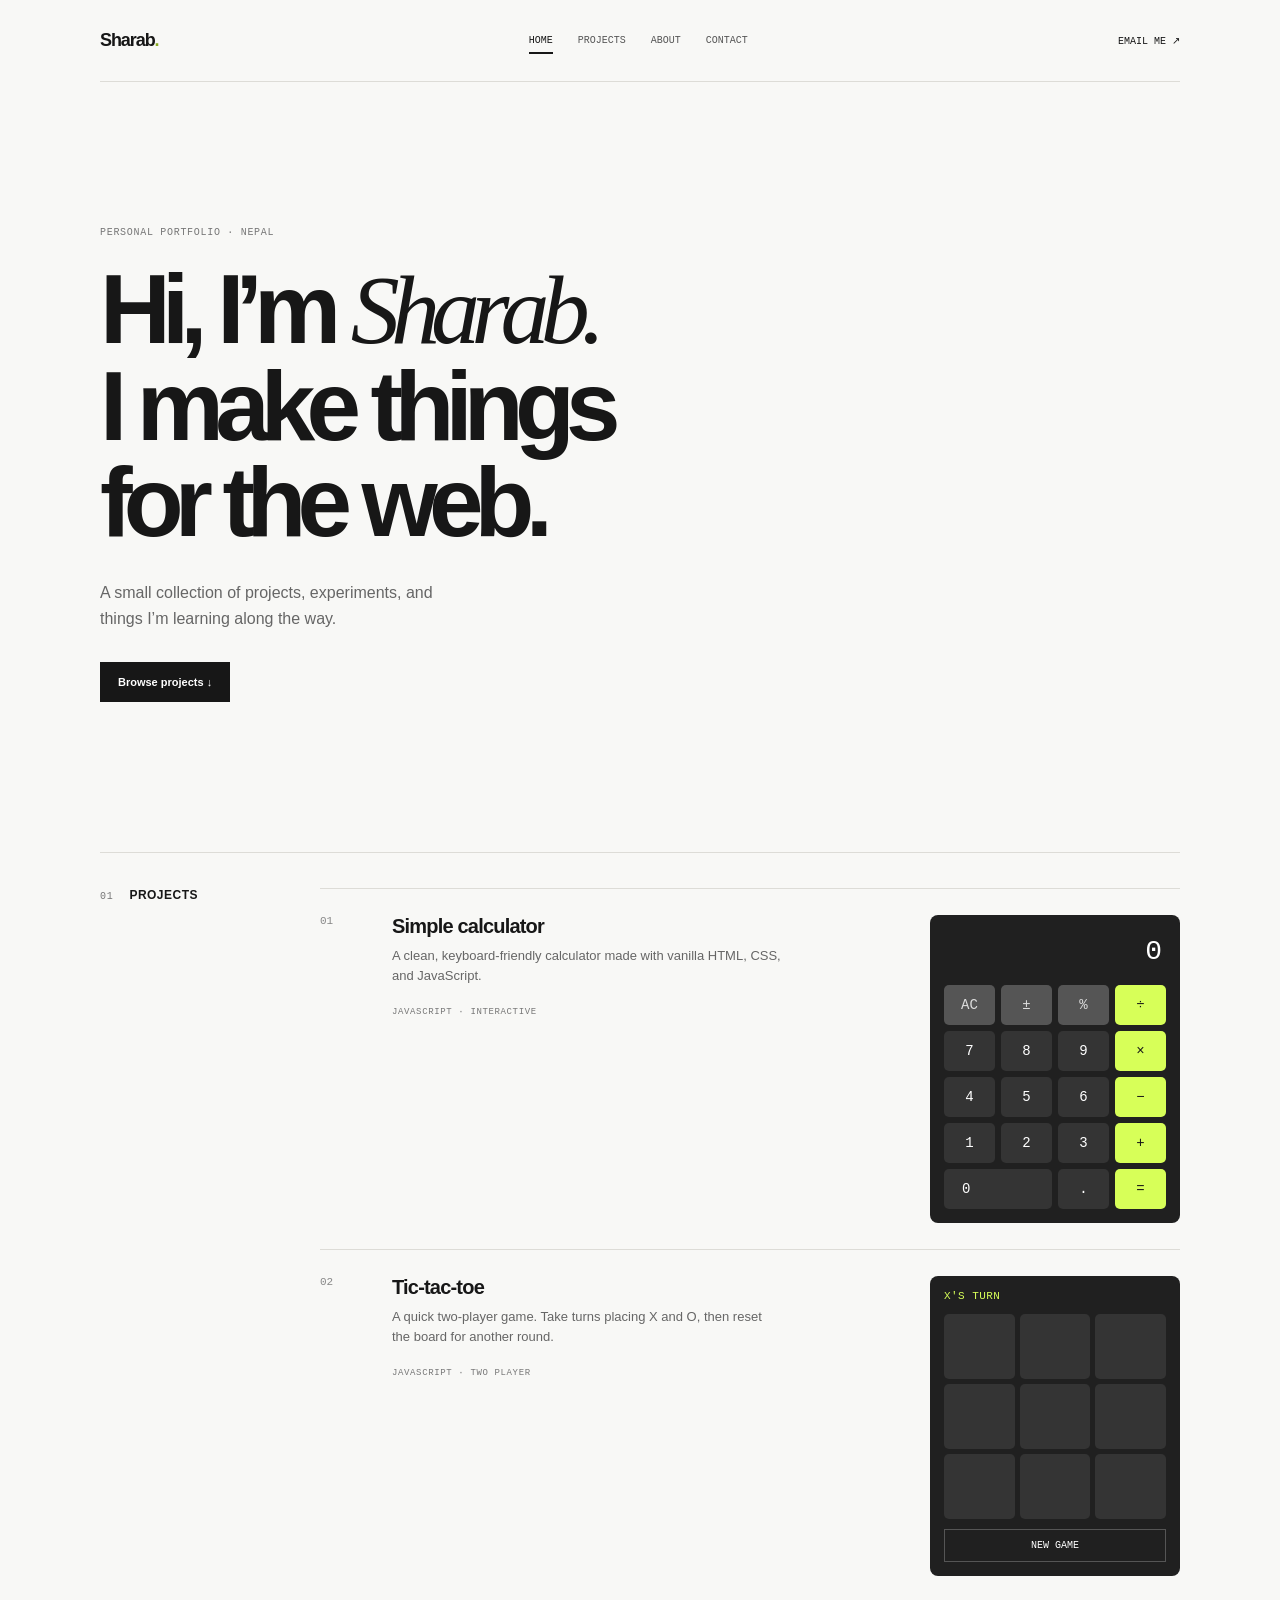
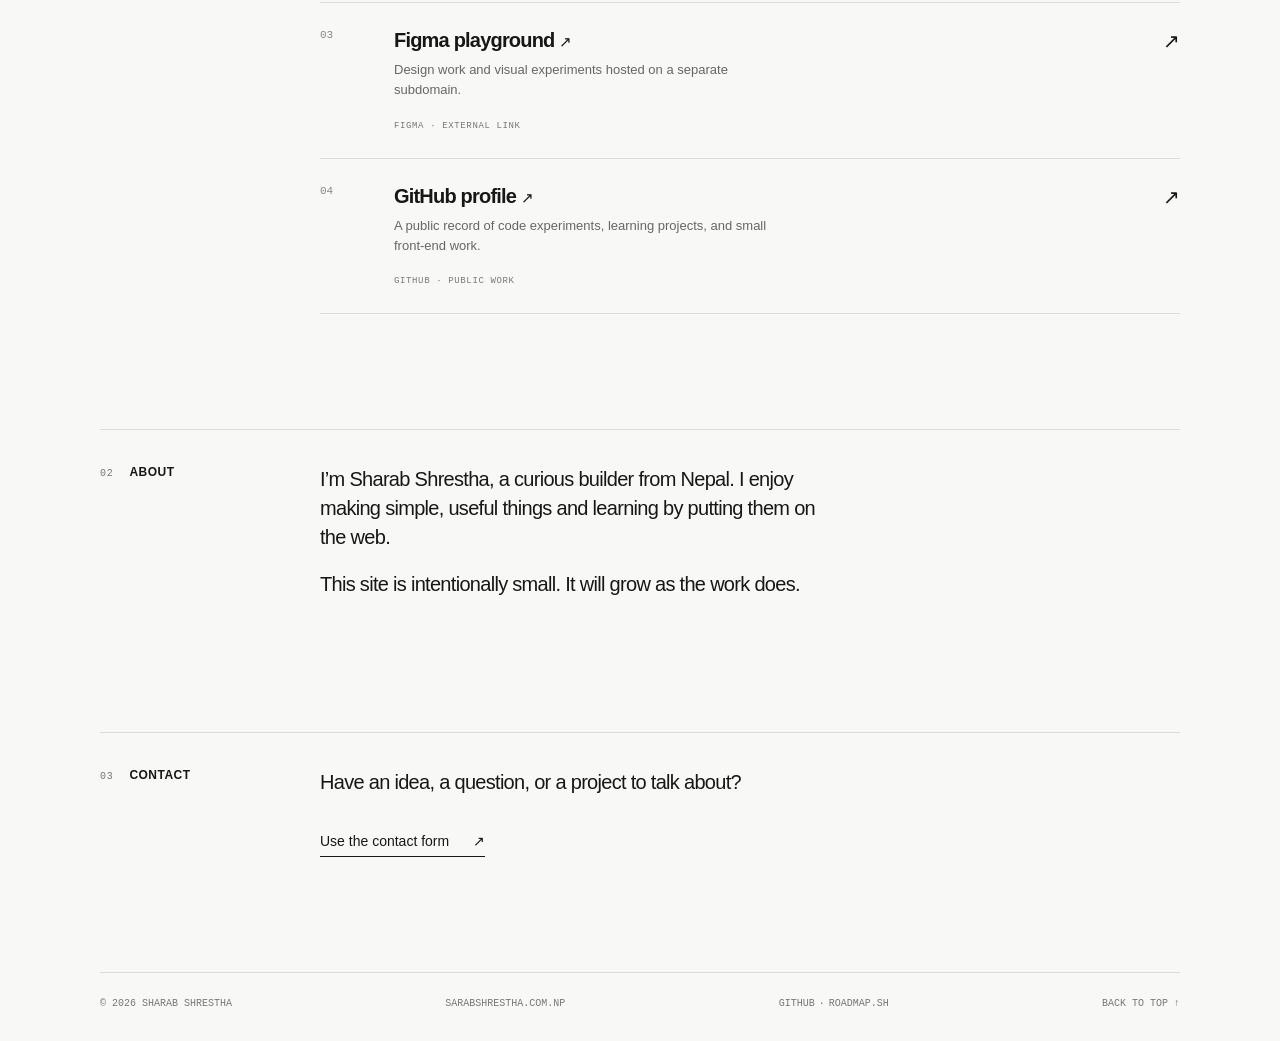
<file: index.html>
<!doctype html>
<html lang="en">
  <head>
    <meta charset="UTF-8" />
    <meta name="viewport" content="width=device-width, initial-scale=1" />
    <meta
      name="description"
      content="Sharab Shrestha — personal portfolio and small web experiments."
    />
    <meta name="robots" content="index, follow" />
    <link rel="canonical" href="https://sarabshrestha.com.np/" />
    <meta property="og:title" content="Sharab Shrestha" />
    <meta
      property="og:description"
      content="Personal portfolio and web experiments by Sharab Shrestha."
    />
    <meta property="og:type" content="website" />
    <meta property="og:url" content="https://sarabshrestha.com.np/" />
    <meta
      property="og:image"
      content="https://sarabshrestha.com.np/assets/og-image.svg"
    />
    <title>Sharab Shrestha</title>
    <link rel="icon" href="logo.svg" type="image/svg+xml" />
    <meta
      http-equiv="Content-Security-Policy"
      content="default-src 'self'; style-src 'self'; script-src 'self'; object-src 'none'; base-uri 'self'"
    />
    <link rel="stylesheet" href="style.css" />
  </head>
  <body>
    <header class="site-header">
      <a class="logo" href="#top">Sharab<span>.</span></a>
      <button
        class="nav-toggle"
        type="button"
        aria-controls="site-nav"
        aria-expanded="false"
        aria-label="Open navigation menu"
      >
        Menu
      </button>
      <nav id="site-nav" aria-label="Main navigation">
        <a href="index.html" aria-current="page">Home</a>
        <a href="projects.html">Projects</a>
        <a href="about.html">About</a>
        <a href="contact.html">Contact</a>
      </nav>
      <a class="header-mail" href="mailto:sharabshrestha@proton.me"
        >Email me ↗</a
      >
    </header>

    <main id="top">
      <section class="intro">
        <p class="kicker">Personal portfolio · Nepal</p>
        <h1>
          Hi, I’m <span>Sharab.</span><br />I make things<br />for the web.
        </h1>
        <p class="intro-copy">
          A small collection of projects, experiments, and things I’m learning
          along the way.
        </p>
        <a class="button" href="#projects">Browse projects ↓</a>
      </section>

      <section class="projects section" id="projects">
        <div class="section-label">
          <span>01</span>
          <h2>Projects</h2>
        </div>
        <div class="project-list">
          <article class="project project-featured">
            <div class="project-number">01</div>
            <div class="project-info">
              <h3>Simple calculator</h3>
              <p>
                A clean, keyboard-friendly calculator made with vanilla HTML,
                CSS, and JavaScript.
              </p>
              <span class="tag">JavaScript · Interactive</span>
            </div>
            <div class="calculator" aria-label="Calculator">
              <output id="display" aria-live="polite">0</output>
              <div class="calculator-keys">
                <button class="key key-muted" data-action="clear">AC</button
                ><button class="key key-muted" data-value="±">±</button
                ><button class="key key-muted" data-value="%">%</button
                ><button class="key key-accent" data-value="/">÷</button>
                <button class="key" data-value="7">7</button
                ><button class="key" data-value="8">8</button
                ><button class="key" data-value="9">9</button
                ><button class="key key-accent" data-value="*">×</button>
                <button class="key" data-value="4">4</button
                ><button class="key" data-value="5">5</button
                ><button class="key" data-value="6">6</button
                ><button class="key key-accent" data-value="-">−</button>
                <button class="key" data-value="1">1</button
                ><button class="key" data-value="2">2</button
                ><button class="key" data-value="3">3</button
                ><button class="key key-accent" data-value="+">+</button>
                <button class="key key-zero" data-value="0">0</button
                ><button class="key" data-value=".">.</button
                ><button class="key key-accent" data-action="equals">=</button>
              </div>
            </div>
          </article>
          <article class="project project-featured game-project">
            <div class="project-number">02</div>
            <div class="project-info">
              <h3>Tic-tac-toe</h3>
              <p>
                A quick two-player game. Take turns placing X and O, then
                reset the board for another round.
              </p>
              <span class="tag">JavaScript · Two player</span>
            </div>
            <div class="tic-tac-toe" aria-label="Tic-tac-toe game">
              <p class="game-status" id="game-status" aria-live="polite">
                X's turn
              </p>
              <div class="game-board" role="grid" aria-label="Game board">
                <button class="game-cell" type="button" data-cell="0" role="gridcell" aria-label="Empty cell"></button>
                <button class="game-cell" type="button" data-cell="1" role="gridcell" aria-label="Empty cell"></button>
                <button class="game-cell" type="button" data-cell="2" role="gridcell" aria-label="Empty cell"></button>
                <button class="game-cell" type="button" data-cell="3" role="gridcell" aria-label="Empty cell"></button>
                <button class="game-cell" type="button" data-cell="4" role="gridcell" aria-label="Empty cell"></button>
                <button class="game-cell" type="button" data-cell="5" role="gridcell" aria-label="Empty cell"></button>
                <button class="game-cell" type="button" data-cell="6" role="gridcell" aria-label="Empty cell"></button>
                <button class="game-cell" type="button" data-cell="7" role="gridcell" aria-label="Empty cell"></button>
                <button class="game-cell" type="button" data-cell="8" role="gridcell" aria-label="Empty cell"></button>
              </div>
              <button class="game-reset" type="button" id="game-reset">New game</button>
            </div>
          </article>
          <a
            class="project"
            href="https://figma.sarabshrestha.com.np"
            target="_blank"
            rel="noopener"
          >
            <div class="project-number">03</div>
            <div class="project-info">
              <h3>Figma playground <span>↗</span></h3>
              <p>
                Design work and visual experiments hosted on a separate
                subdomain.
              </p>
              <span class="tag">Figma · External link</span>
            </div>
            <div class="project-arrow">↗</div>
          </a>
          <a
            class="project"
            href="https://github.com/sharabshrestha9"
            target="_blank"
            rel="noopener"
          >
            <div class="project-number">04</div>
            <div class="project-info">
              <h3>GitHub profile <span>↗</span></h3>
              <p>
                A public record of code experiments, learning projects, and small
                front-end work.
              </p>
              <span class="tag">GitHub · Public work</span>
            </div>
            <div class="project-arrow">↗</div>
          </a>
        </div>
      </section>

      <section class="about section" id="about">
        <div class="section-label">
          <span>02</span>
          <h2>About</h2>
        </div>
        <div class="about-content">
          <p>
            I’m Sharab Shrestha, a curious builder from Nepal. I enjoy making
            simple, useful things and learning by putting them on the web.
          </p>
          <p>
            This site is intentionally small. It will grow as the work does.
          </p>
        </div>
      </section>

      <section class="contact section" id="contact">
        <div class="section-label">
          <span>03</span>
          <h2>Contact</h2>
        </div>
        <div class="contact-content">
          <p>Have an idea, a question, or a project to talk about?</p>
          <a href="contact.html">Use the contact form <span>↗</span></a>
        </div>
      </section>
    </main>

    <footer>
      <span>© 2026 Sharab Shrestha</span><span>sarabshrestha.com.np</span
      ><span class="social-links"
        ><a href="https://github.com/sharabshrestha9" rel="noopener">GitHub</a>
        ·
        <a href="https://roadmap.sh/u/sharabshrestha" rel="noopener"
          >roadmap.sh</a
        ></span
      ><a href="#top">Back to top ↑</a>
    </footer>
    <script src="script.js"></script>
  </body>
</html>
</file>
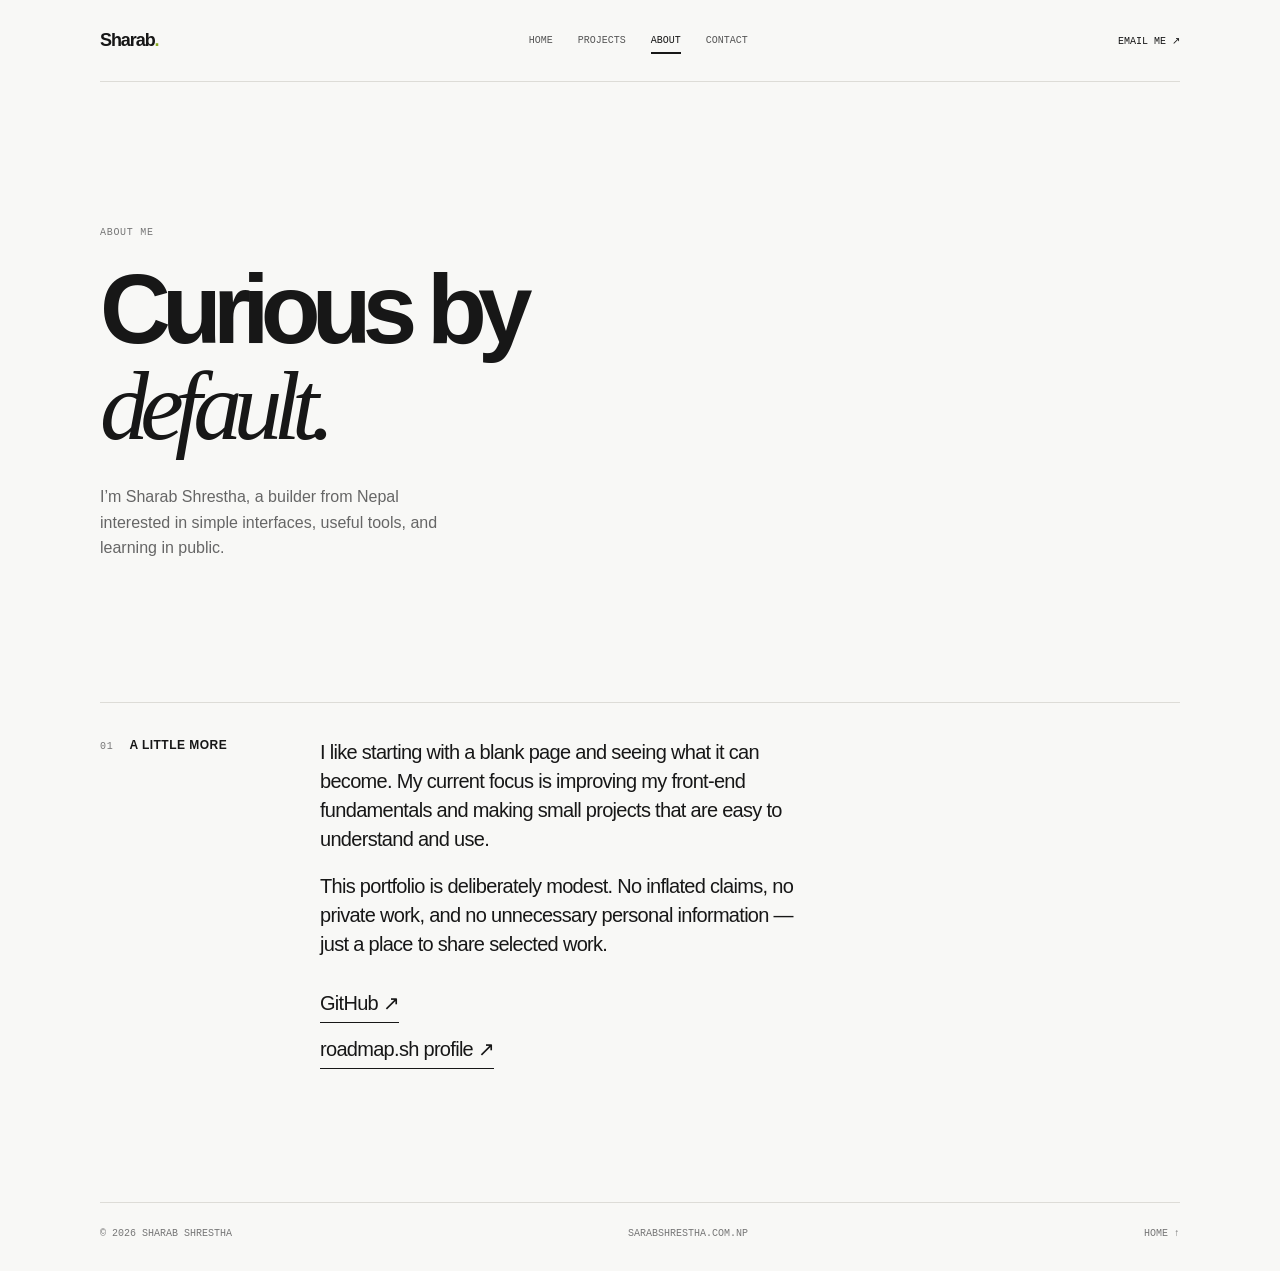
<file: about.html>
<!doctype html>
<html lang="en">
  <head>
    <meta charset="UTF-8" />
    <meta name="viewport" content="width=device-width, initial-scale=1" />
    <meta
      name="description"
      content="About Sharab Shrestha and the current focus of his learning and web projects."
    />
    <meta name="robots" content="index, follow" />
    <link rel="canonical" href="https://sarabshrestha.com.np/about.html" />
    <meta property="og:title" content="About — Sharab Shrestha" />
    <meta
      property="og:description"
      content="Learn more about Sharab Shrestha and the projects he is building."
    />
    <meta property="og:type" content="website" />
    <meta property="og:url" content="https://sarabshrestha.com.np/about.html" />
    <meta
      property="og:image"
      content="https://sarabshrestha.com.np/assets/og-image.svg"
    />
    <meta
      http-equiv="Content-Security-Policy"
      content="default-src 'self'; style-src 'self'; script-src 'self'; object-src 'none'; base-uri 'self'"
    />
    <title>About — Sharab Shrestha</title>
    <link rel="icon" href="logo.svg" type="image/svg+xml" />
    <link rel="stylesheet" href="style.css" />
  </head>
  <body>
    <header class="site-header">
      <a class="logo" href="index.html">Sharab<span>.</span></a>
      <button
        class="nav-toggle"
        type="button"
        aria-controls="site-nav"
        aria-expanded="false"
        aria-label="Open navigation menu"
      >
        Menu
      </button>
      <nav id="site-nav" aria-label="Main navigation">
        <a href="index.html">Home</a>
        <a href="projects.html">Projects</a>
        <a href="about.html" aria-current="page">About</a>
        <a href="contact.html">Contact</a>
      </nav>
      <a class="header-mail" href="mailto:sharabshrestha@proton.me"
        >Email me ↗</a
      >
    </header>
    <main>
      <section class="intro page-intro">
        <p class="kicker">About me</p>
        <h1>Curious by<br /><span>default.</span></h1>
        <p class="intro-copy">
          I’m Sharab Shrestha, a builder from Nepal interested in simple
          interfaces, useful tools, and learning in public.
        </p>
      </section>
      <section class="about section">
        <div class="section-label">
          <span>01</span>
          <h2>A little more</h2>
        </div>
        <div class="about-content">
          <p>
            I like starting with a blank page and seeing what it can become. My
            current focus is improving my front-end fundamentals and making
            small projects that are easy to understand and use.
          </p>
          <p>
            This portfolio is deliberately modest. No inflated claims, no
            private work, and no unnecessary personal information — just a place
            to share selected work.
          </p>
          <p class="profile-links">
            <a
              href="https://github.com/sharabshrestha9"
              target="_blank"
              rel="noopener"
              >GitHub ↗</a
            ><br /><a
              href="https://roadmap.sh/u/sharabshrestha"
              target="_blank"
              rel="noopener"
              >roadmap.sh profile ↗</a
            >
          </p>
        </div>
      </section>
    </main>
    <footer>
      <span>© 2026 Sharab Shrestha</span><span>sarabshrestha.com.np</span
      ><a href="index.html">Home ↑</a>
    </footer>
    <script src="script.js"></script>
  </body>
</html>
</file>
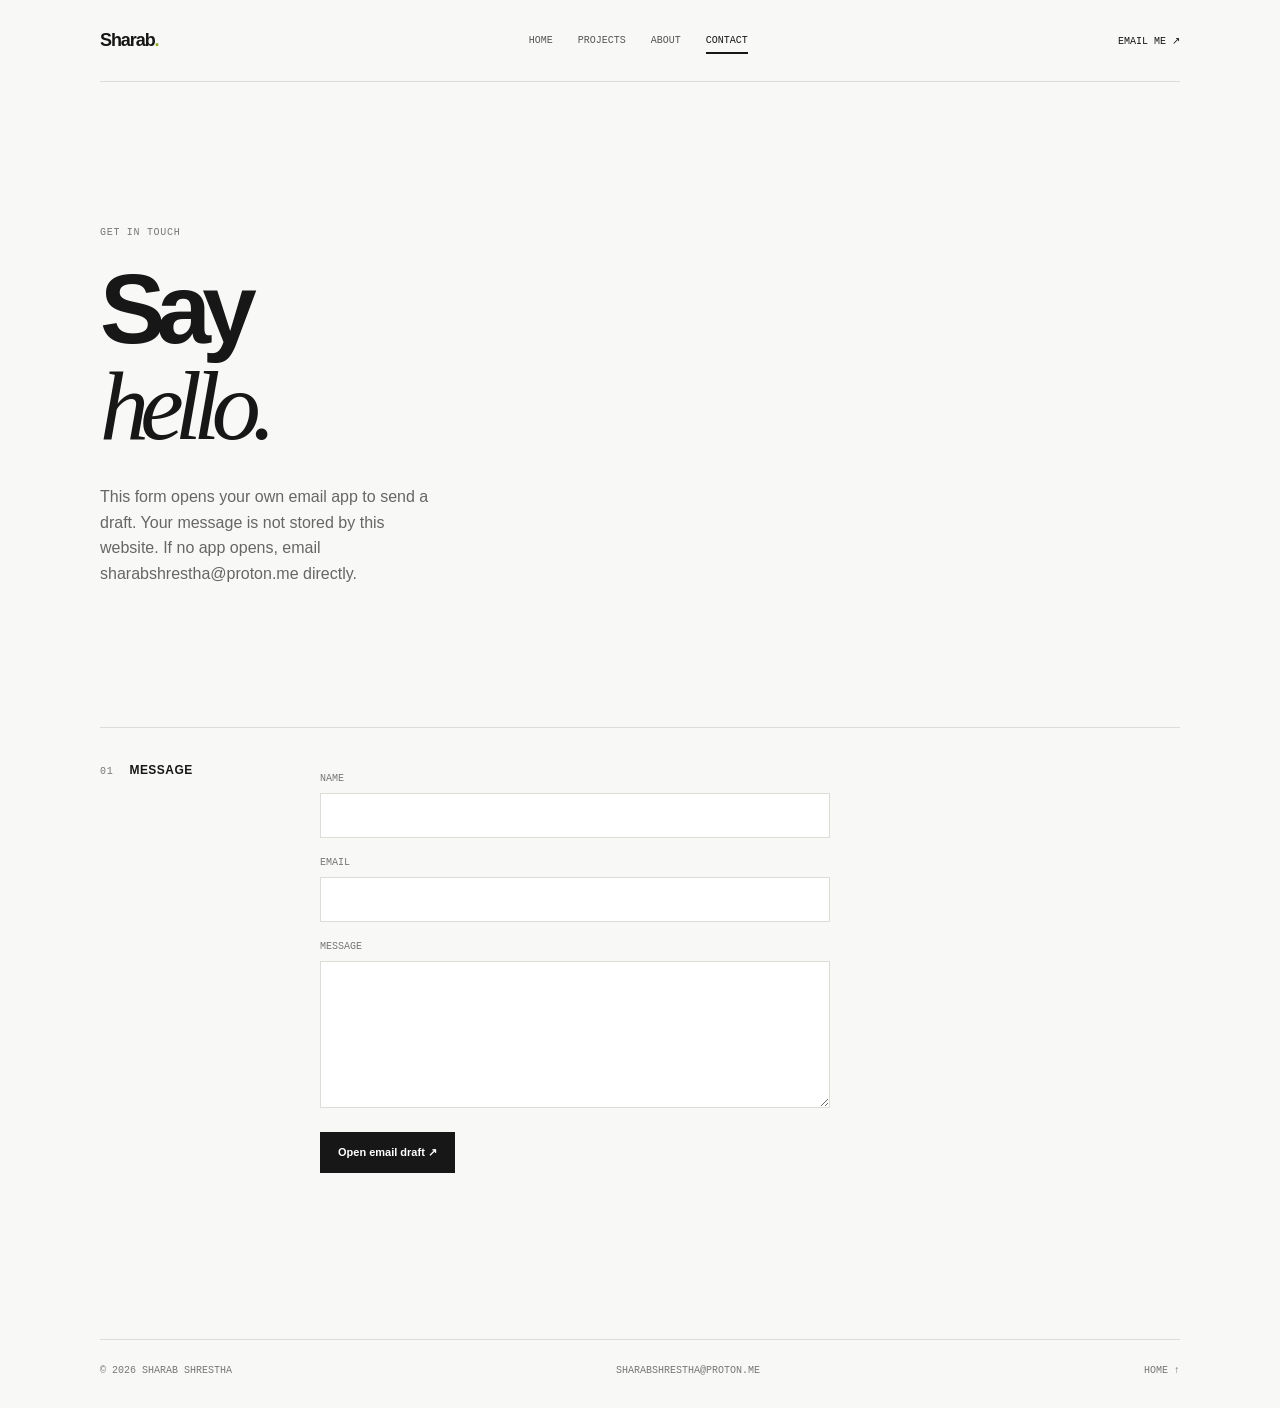
<file: contact.html>
<!doctype html>
<html lang="en">
  <head>
    <meta charset="UTF-8" />
    <meta name="viewport" content="width=device-width, initial-scale=1" />
    <meta
      name="description"
      content="Contact Sharab Shrestha using a simple email draft form that opens the visitor's mail app."
    />
    <meta name="robots" content="index, follow" />
    <link rel="canonical" href="https://sarabshrestha.com.np/contact.html" />
    <meta property="og:title" content="Contact — Sharab Shrestha" />
    <meta
      property="og:description"
      content="Send a message to Sharab Shrestha using the contact form on the website."
    />
    <meta property="og:type" content="website" />
    <meta property="og:url" content="https://sarabshrestha.com.np/contact.html" />
    <meta
      property="og:image"
      content="https://sarabshrestha.com.np/assets/og-image.svg"
    />
    <meta
      http-equiv="Content-Security-Policy"
      content="default-src 'self'; style-src 'self'; script-src 'self'; object-src 'none'; base-uri 'self'"
    />
    <title>Contact — Sharab Shrestha</title>
    <link rel="icon" href="logo.svg" type="image/svg+xml" />
    <link rel="stylesheet" href="style.css" />
  </head>
  <body>
    <header class="site-header">
      <a class="logo" href="index.html">Sharab<span>.</span></a>
      <button
        class="nav-toggle"
        type="button"
        aria-controls="site-nav"
        aria-expanded="false"
        aria-label="Open navigation menu"
      >
        Menu
      </button>
      <nav id="site-nav" aria-label="Main navigation">
        <a href="index.html">Home</a>
        <a href="projects.html">Projects</a>
        <a href="about.html">About</a>
        <a href="contact.html" aria-current="page">Contact</a>
      </nav>
      <a class="header-mail" href="mailto:sharabshrestha@proton.me"
        >Email me ↗</a
      >
    </header>
    <main>
      <section class="intro page-intro">
        <p class="kicker">Get in touch</p>
        <h1>Say<br /><span>hello.</span></h1>
        <p class="intro-copy">
          This form opens your own email app to send a draft. Your message is
          not stored by this website. If no app opens, email
          sharabshrestha@proton.me directly.
        </p>
      </section>
      <section class="contact section">
        <div class="section-label">
          <span>01</span>
          <h2>Message</h2>
        </div>
        <form class="contact-form" id="contact-form">
          <label for="name">Name</label
          ><input
            id="name"
            name="name"
            required
            maxlength="80"
            autocomplete="name"
          /><label for="email">Email</label
          ><input
            id="email"
            name="email"
            type="email"
            required
            maxlength="160"
            autocomplete="email"
          /><label for="message">Message</label
          ><textarea
            id="message"
            name="message"
            required
            maxlength="2000"
            rows="7"
          ></textarea
          ><button class="button" type="submit">Open email draft ↗</button>
          <p class="form-note" id="form-note" aria-live="polite"></p>
        </form>
      </section>
    </main>
    <footer>
      <span>© 2026 Sharab Shrestha</span><span>sharabshrestha@proton.me</span
      ><a href="index.html">Home ↑</a>
    </footer>
    <script src="script.js"></script>
    <script src="contact.js"></script>
  </body>
</html>
</file>
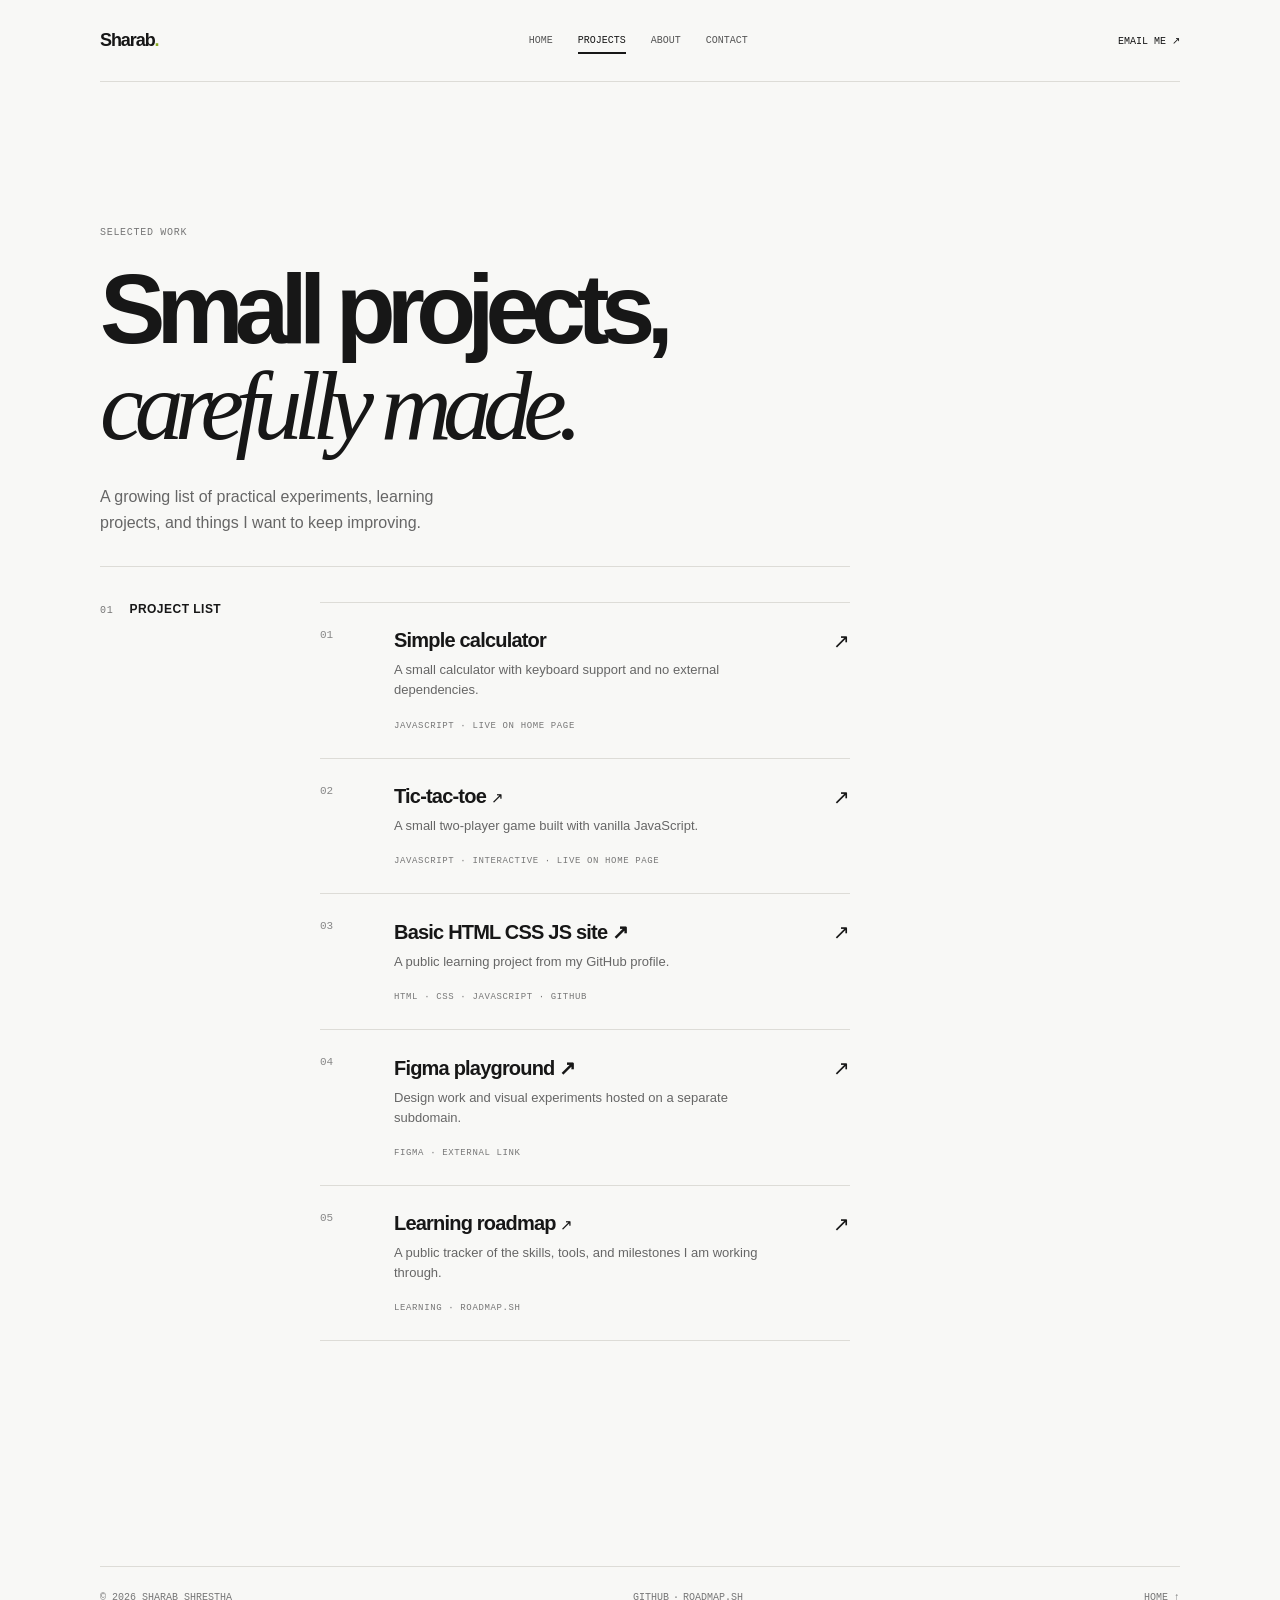
<file: projects.html>
<!doctype html>
<html lang="en">
  <head>
    <meta charset="UTF-8" />
    <meta name="viewport" content="width=device-width, initial-scale=1" />
    <meta
      name="description"
      content="Selected projects and experiments from Sharab Shrestha's front-end learning journey."
    />
    <meta name="robots" content="index, follow" />
    <link rel="canonical" href="https://sarabshrestha.com.np/projects.html" />
    <meta property="og:title" content="Projects — Sharab Shrestha" />
    <meta
      property="og:description"
      content="Explore selected projects and experiments from Sharab Shrestha."
    />
    <meta property="og:type" content="website" />
    <meta property="og:url" content="https://sarabshrestha.com.np/projects.html" />
    <meta
      property="og:image"
      content="https://sarabshrestha.com.np/assets/og-image.svg"
    />
    <meta
      http-equiv="Content-Security-Policy"
      content="default-src 'self'; style-src 'self'; script-src 'self'; object-src 'none'; base-uri 'self'"
    />
    <title>Projects — Sharab Shrestha</title>
    <link rel="icon" href="logo.svg" type="image/svg+xml" />
    <link rel="stylesheet" href="style.css" />
  </head>
  <body>
    <header class="site-header">
      <a class="logo" href="index.html">Sharab<span>.</span></a>
      <button
        class="nav-toggle"
        type="button"
        aria-controls="site-nav"
        aria-expanded="false"
        aria-label="Open navigation menu"
      >
        Menu
      </button>
      <nav id="site-nav" aria-label="Main navigation">
        <a href="index.html">Home</a>
        <a href="projects.html" aria-current="page">Projects</a>
        <a href="about.html">About</a>
        <a href="contact.html">Contact</a>
      </nav>
      <a class="header-mail" href="mailto:sharabshrestha@proton.me"
        >Email me ↗</a
      >
    </header>
    <main>
      <section class="intro page-intro">
        <p class="kicker">Selected work</p>
        <h1>Small projects,<br /><span>carefully made.</span></h1>
        <p class="intro-copy">
          A growing list of practical experiments, learning projects, and things
          I want to keep improving.
        </p>
      <section class="projects section">
        <div class="section-label">
          <span>01</span>
          <h2>Project list</h2>
        </div>
        <div class="project-list">
          <article class="project">
            <div class="project-number">01</div>
            <div class="project-info">
              <h3>Simple calculator</h3>
              <p>
                A small calculator with keyboard support and no external
                dependencies.
              </p>
              <span class="tag">JavaScript · Live on home page</span>
            </div>
            <div class="project-arrow">↗</div>
          </article>
          <a class="project" href="index.html#projects">
            <div class="project-number">02</div>
            <div class="project-info">
              <h3>Tic-tac-toe <span>↗</span></h3>
              <p>A small two-player game built with vanilla JavaScript.</p>
              <span class="tag">JavaScript · Interactive · Live on home page</span>
            </div>
            <div class="project-arrow">↗</div>
          </a>
          <a
            class="project"
            href="https://github.com/sharabshrestha9/basic-html-css-js-site"
            target="_blank"
            rel="noopener"
            ><div class="project-number">03</div>
            <div class="project-info">
              <h3>Basic HTML CSS JS site ↗</h3>
              <p>A public learning project from my GitHub profile.</p>
              <span class="tag">HTML · CSS · JavaScript · GitHub</span>
            </div>
            <div class="project-arrow">↗</div></a
          >
          <a
            class="project"
            href="https://figma.sarabshrestha.com.np"
            target="_blank"
            rel="noopener"
            ><div class="project-number">04</div>
            <div class="project-info">
              <h3>Figma playground ↗</h3>
              <p>
                Design work and visual experiments hosted on a separate
                subdomain.
              </p>
              <span class="tag">Figma · External link</span>
            </div>
            <div class="project-arrow">↗</div></a
          >
          <a
            class="project"
            href="https://roadmap.sh/u/sharabshrestha"
            target="_blank"
            rel="noopener"
          >
            <div class="project-number">05</div>
            <div class="project-info">
              <h3>Learning roadmap <span>↗</span></h3>
              <p>
                A public tracker of the skills, tools, and milestones I am working
                through.
              </p>
              <span class="tag">Learning · roadmap.sh</span>
            </div>
            <div class="project-arrow">↗</div>
          </a>
        </div>
      </section>
    </main>
    <footer>
      <span>© 2026 Sharab Shrestha</span
      ><span class="social-links"
        ><a href="https://github.com/sharabshrestha9" rel="noopener">GitHub</a>
        ·
        <a href="https://roadmap.sh/u/sharabshrestha" rel="noopener"
          >roadmap.sh</a
        ></span
      ><a href="index.html">Home ↑</a>
    </footer>
    <script src="script.js"></script>
  </body>
</html>
</file>
<file: style.css>
:root {
  --ink: #171717;
  --muted: #777;
  --paper: #f8f8f6;
  --line: #dddcd7;
  --accent: #d7ff58;
}
* {
  box-sizing: border-box;
}
html {
  scroll-behavior: smooth;
}
body {
  margin: 0;
  background: var(--paper);
  color: var(--ink);
  font-family: Arial, Helvetica, sans-serif;
}
a {
  color: inherit;
  text-decoration: none;
}
a:focus-visible,
button:focus-visible,
input:focus-visible,
textarea:focus-visible,
[tabindex]:focus-visible {
  outline: 2px solid var(--ink);
  outline-offset: 3px;
}
.site-header,
main,
footer {
  width: min(1080px, calc(100% - 56px));
  margin: auto;
}
.site-header {
  height: 82px;
  border-bottom: 1px solid var(--line);
  display: flex;
  align-items: center;
  justify-content: space-between;
  gap: 24px;
}
.logo {
  font-size: 18px;
  font-weight: 700;
  letter-spacing: -0.06em;
}
.logo span {
  color: #89aa23;
}
.site-header nav {
  display: flex;
  gap: 25px;
  font:
    10px "Courier New",
    monospace;
  text-transform: uppercase;
  color: #555;
}
.site-header nav a {
  position: relative;
}
.site-header nav a[aria-current="page"] {
  color: var(--ink);
}
.site-header nav a[aria-current="page"]::after {
  content: "";
  position: absolute;
  left: 0;
  right: 0;
  bottom: -8px;
  height: 2px;
  background: var(--ink);
}
.site-header nav a:hover,
.header-mail:hover,
footer a:hover {
  color: #777;
}
.header-mail {
  font:
    10px "Courier New",
    monospace;
  text-transform: uppercase;
}
.nav-toggle {
  display: none;
  border: 1px solid var(--line);
  background: transparent;
  color: var(--ink);
  padding: 8px 10px;
  font:
    10px "Courier New",
    monospace;
  text-transform: uppercase;
  letter-spacing: 0.08em;
  cursor: pointer;
}
.intro {
  padding: 135px 0 150px;
  max-width: 750px;
}
.kicker,
.section-label span,
.tag {
  font:
    10px "Courier New",
    monospace;
  letter-spacing: 0.07em;
  text-transform: uppercase;
  color: #777;
}
.intro h1 {
  font-size: clamp(52px, 8vw, 98px);
  line-height: 0.98;
  letter-spacing: -0.09em;
  margin: 23px 0 30px;
  font-weight: 600;
}
.intro h1 span {
  font-style: italic;
  font-family: Georgia, serif;
  font-weight: 400;
}
.intro-copy {
  font-size: 16px;
  line-height: 1.6;
  color: #666;
  max-width: 340px;
  margin-bottom: 31px;
}
.button {
  background: var(--ink);
  color: #fff;
  display: inline-block;
  padding: 14px 18px;
  font-size: 11px;
  font-weight: 600;
}
.button:hover {
  background: #444;
}
.section {
  border-top: 1px solid var(--line);
  padding: 35px 0 115px;
  display: grid;
  grid-template-columns: 190px 1fr;
  gap: 30px;
}
.section-label {
  display: flex;
  gap: 16px;
  align-items: baseline;
}
.section-label h2 {
  font-size: 12px;
  text-transform: uppercase;
  letter-spacing: 0.04em;
  margin: 0;
  font-weight: 600;
}
.project-list {
  border-top: 1px solid var(--line);
}
.project {
  display: grid;
  grid-template-columns: 52px minmax(0, 1fr) 40px;
  gap: 22px;
  padding: 26px 0;
  border-bottom: 1px solid var(--line);
  align-items: start;
}
.project-number {
  font:
    11px "Courier New",
    monospace;
  color: #888;
}
.project-info h3 {
  font-size: 20px;
  letter-spacing: -0.04em;
  margin: 0 0 8px;
  font-weight: 600;
}
.project-info h3 span {
  font-size: 15px;
  font-weight: 400;
}
.project-info p {
  color: #666;
  font-size: 13px;
  line-height: 1.55;
  max-width: 390px;
  margin: 0 0 13px;
}
.tag {
  font-size: 9px;
}
.project-arrow {
  font-size: 20px;
  text-align: right;
}
.project:not(.project-featured):hover {
  background: #f0f0ec;
}
.project-featured {
  grid-template-columns: 52px 1fr 270px;
  gap: 20px;
}
.calculator {
  background: #202020;
  color: #fff;
  padding: 14px;
  border-radius: 8px;
  width: 250px;
  justify-self: end;
}
.tic-tac-toe {
  background: #202020;
  color: #fff;
  padding: 14px;
  border-radius: 8px;
  width: 250px;
  justify-self: end;
}
.game-status {
  margin: 0 0 12px;
  color: #d7ff58;
  font:
    11px "Courier New",
    monospace;
  text-transform: uppercase;
  letter-spacing: 0.04em;
}
.game-board {
  display: grid;
  grid-template-columns: repeat(3, 1fr);
  gap: 5px;
}
.game-cell {
  border: 0;
  background: #343434;
  color: #fff;
  border-radius: 5px;
  height: 65px;
  font:
    28px Arial,
    sans-serif;
  font-weight: 600;
  cursor: pointer;
}
.game-cell:hover,
.game-cell:focus-visible {
  background: #505050;
}
.game-cell:focus-visible,
.game-reset:focus-visible {
  outline: 2px solid var(--accent);
  outline-offset: 2px;
}
.game-cell[data-player="X"] {
  color: var(--accent);
}
.game-cell[data-player="O"] {
  color: #fff;
}
.game-cell.is-winner {
  background: #5a6f19;
}
.game-reset {
  width: 100%;
  margin-top: 10px;
  padding: 10px;
  border: 1px solid #555;
  background: transparent;
  color: #fff;
  font:
    10px "Courier New",
    monospace;
  text-transform: uppercase;
  cursor: pointer;
}
.game-reset:hover {
  background: #343434;
}
.calculator output {
  display: block;
  text-align: right;
  font:
    28px "Courier New",
    monospace;
  overflow: hidden;
  padding: 7px 4px 18px;
}
.calculator-keys {
  display: grid;
  grid-template-columns: repeat(4, 1fr);
  gap: 6px;
}
.key {
  border: 0;
  background: #343434;
  color: #fff;
  border-radius: 5px;
  height: 40px;
  font:
    14px "Courier New",
    monospace;
  cursor: pointer;
}
.key:hover {
  background: #505050;
}
.key-muted {
  background: #555;
  color: #ddd;
}
.key-accent {
  background: var(--accent);
  color: var(--ink);
}
.key-accent:hover {
  background: #e8ff9b;
}
.key-zero {
  grid-column: span 2;
  text-align: left;
  padding-left: 18px;
}
.about-content,
.contact-content {
  max-width: 500px;
}
.about-content p,
.contact-content p {
  font-size: 20px;
  line-height: 1.45;
  letter-spacing: -0.035em;
  margin: 0 0 18px;
}
.contact-content a {
  display: inline-block;
  margin-top: 18px;
  border-bottom: 1px solid var(--ink);
  padding-bottom: 7px;
  font-size: 14px;
}
.contact-content a span {
  margin-left: 20px;
}
footer {
  border-top: 1px solid var(--line);
  padding: 25px 0 32px;
  display: flex;
  justify-content: space-between;
  font:
    10px "Courier New",
    monospace;
  text-transform: uppercase;
  color: #777;
}
.social-links {
  display: flex;
  gap: 4px;
}
@media (max-width: 760px) {
  .site-header,
  main,
  footer {
    width: calc(100% - 36px);
  }
  .site-header {
    height: auto;
    flex-wrap: wrap;
    justify-content: space-between;
    padding: 18px 0;
  }
  .nav-toggle {
    display: inline-flex;
    align-items: center;
    justify-content: center;
  }
  .site-header nav {
    display: none;
    width: 100%;
    flex-direction: column;
    gap: 12px;
    padding-top: 16px;
    border-top: 1px solid var(--line);
  }
  .site-header.nav-open nav {
    display: flex;
  }
  .header-mail {
    display: none;
  }
  .intro {
    padding: 90px 0 100px;
  }
  .intro h1 {
    font-size: clamp(50px, 14vw, 80px);
  }
  .section {
    display: block;
    padding: 27px 0 75px;
  }
  .section-label {
    margin-bottom: 28px;
  }
  .project-featured {
    display: block;
  }
  .project-featured .project-info {
    margin-bottom: 23px;
  }
  .calculator {
    width: 100%;
    max-width: 300px;
    justify-self: auto;
  }
  .tic-tac-toe {
    width: 100%;
    max-width: 300px;
    justify-self: auto;
  }
  .project {
    grid-template-columns: 35px 1fr 20px;
    gap: 12px;
  }
  .project-info h3 {
    font-size: 17px;
  }
  .project-info p {
    font-size: 12px;
  }
  .about-content p,
  .contact-content p {
    font-size: 18px;
  }
  footer {
    font-size: 8px;
    gap: 10px;
  }
  footer span:nth-child(2) {
    display: none;
  }
}
.page-intro {
  padding-bottom: 110px;
}
.profile-links a {
  display: inline-block;
  border-bottom: 1px solid var(--ink);
  padding: 4px 0;
  margin-top: 8px;
}
.contact-form {
  max-width: 510px;
  display: grid;
  gap: 9px;
}
.contact-form label {
  font:
    10px "Courier New",
    monospace;
  text-transform: uppercase;
  color: var(--muted);
  margin-top: 10px;
}
.contact-form input,
.contact-form textarea {
  font:
    15px Arial,
    sans-serif;
  border: 1px solid var(--line);
  background: #fff;
  padding: 13px;
  border-radius: 0;
  color: var(--ink);
  resize: vertical;
}
.contact-form input:focus,
.contact-form textarea:focus {
  outline: 2px solid var(--accent);
  outline-offset: 1px;
}
.contact-form button {
  border: 0;
  cursor: pointer;
  margin-top: 15px;
  justify-self: start;
}
.form-note {
  font-size: 12px;
  color: var(--muted);
  min-height: 1.5em;
}
</file>
